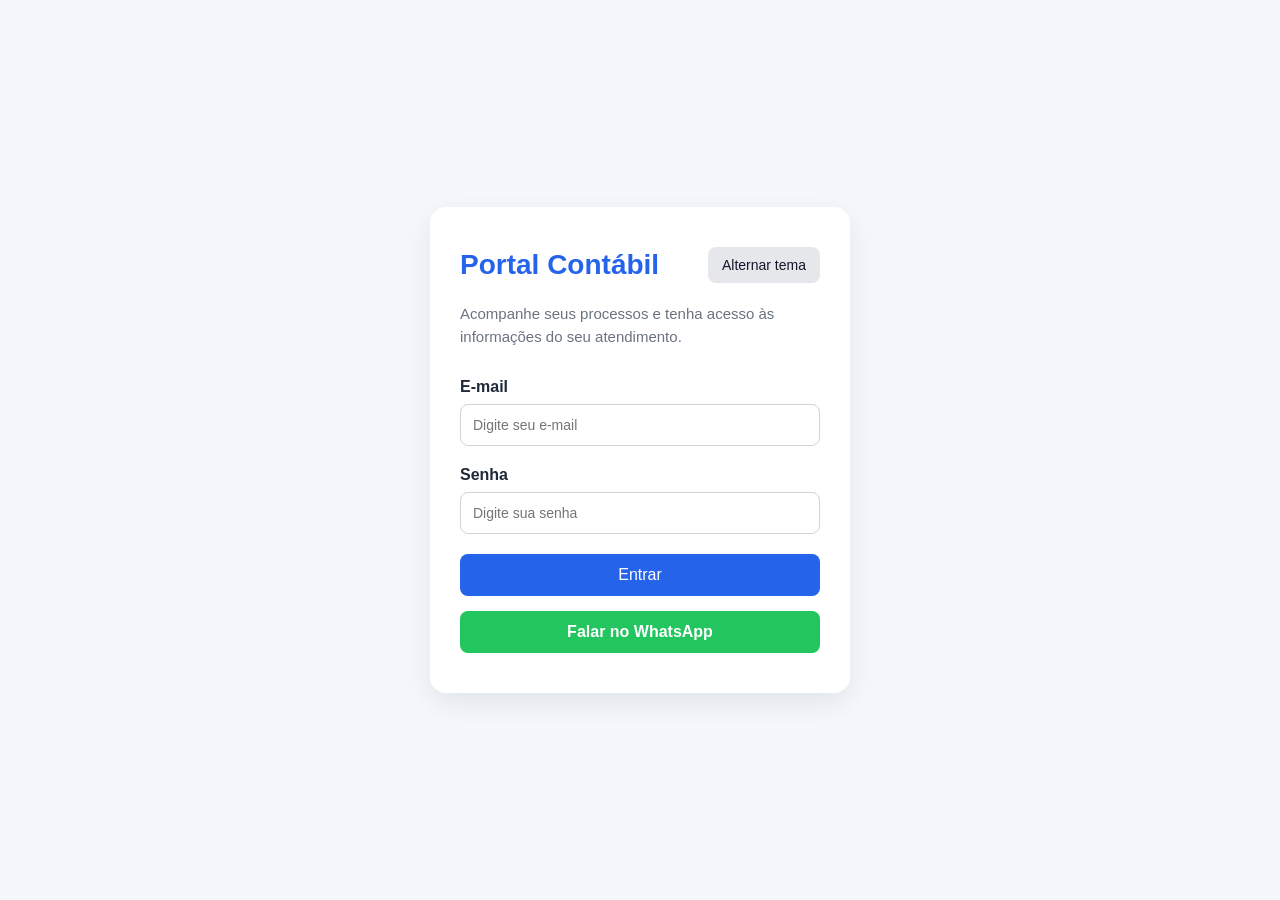
<file: index.html>
<!DOCTYPE html>
<html lang="pt-BR">
<head>
    <meta charset="UTF-8">
    <meta name="viewport" content="width=device-width, initial-scale=1.0">
    <title>Login | Portal Contábil</title>
    <link rel="stylesheet" href="css/login.css">
</head>
<body class="tema-claro">

    <main class="pagina-login">
        <section class="card-login" aria-labelledby="titulo-login">
            <header class="topo-card">
                <h1 id="titulo-login" class="logo-texto">Portal Contábil</h1>

                <button type="button" id="toggle-tema" class="btn-tema">
                    Alternar tema
                </button>
            </header>

            <p class="subtitulo">
                Acompanhe seus processos e tenha acesso às informações do seu atendimento.
            </p>

            <form id="form-login" class="form-login">
                <p class="campo">
                    <label for="email">E-mail</label>
                    <input type="email" id="email" name="email" placeholder="Digite seu e-mail" required>
                </p>

                <p class="campo">
                    <label for="senha">Senha</label>
                    <input type="password" id="senha" name="senha" placeholder="Digite sua senha" required>
                </p>

                <button type="submit" class="btn-entrar">Entrar</button>
            </form>

            <a href="https://wa.me/5511995734237" target="_blank" class="btn-whatsapp">
                Falar no WhatsApp
            </a>
        </section>
    </main>

    <script src="script.js"></script>
</body>
</html>
</file>
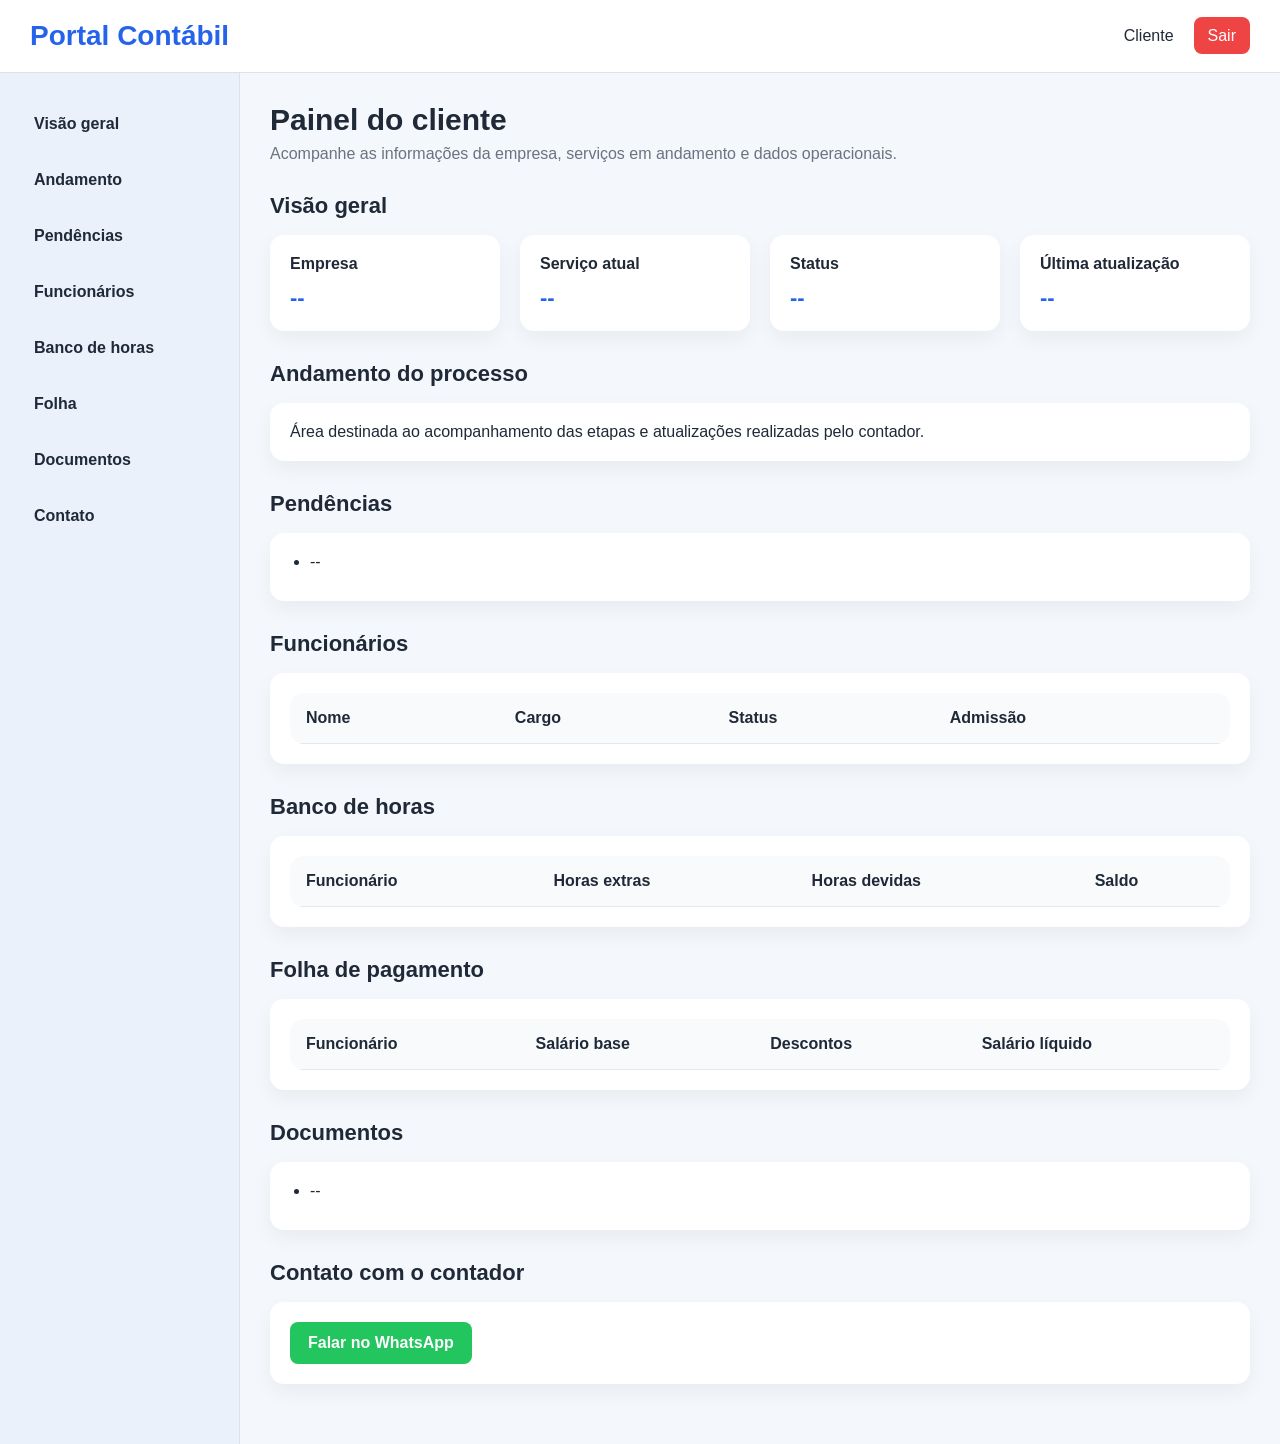
<file: pages/dashboardCliente.html>
<!DOCTYPE html>
<html lang="pt-BR">
<head>
    <meta charset="UTF-8">
    <meta name="viewport" content="width=device-width, initial-scale=1.0">
    <title>Dashboard do Cliente</title>
    <link rel="stylesheet" href="../css/cliente.css">
</head>
<body class="tema-claro">

    <header class="topo-dashboard">
        <h1 class="logo-texto">Portal Contábil</h1>

        <nav aria-label="Ações do cliente">
            <ul class="acoes-topo">
                <li><span>Cliente</span></li>
                <li><a href="index.html" class="btn-sair">Sair</a></li>
            </ul>
        </nav>
    </header>

    <main class="layout-dashboard">
        <aside class="menu-lateral">
            <nav aria-label="Menu principal do cliente">
                <ul class="menu-dashboard">
                    <li><a href="#visao-geral">Visão geral</a></li>
                    <li><a href="#andamento">Andamento</a></li>
                    <li><a href="#pendencias">Pendências</a></li>
                    <li><a href="#funcionarios">Funcionários</a></li>
                    <li><a href="#banco-horas">Banco de horas</a></li>
                    <li><a href="#folha">Folha</a></li>
                    <li><a href="#documentos">Documentos</a></li>
                    <li><a href="#contato">Contato</a></li>
                </ul>
            </nav>
        </aside>

        <section class="conteudo-dashboard" aria-labelledby="titulo-dashboard">
            <header class="cabecalho-conteudo">
                <h2 id="titulo-dashboard">Painel do cliente</h2>
                <p>Acompanhe as informações da empresa, serviços em andamento e dados operacionais.</p>
            </header>

            <section id="visao-geral" class="bloco-dashboard" aria-labelledby="titulo-visao-geral">
                <header class="topo-bloco">
                    <h3 id="titulo-visao-geral">Visão geral</h3>
                </header>

                <section class="cards-resumo">
                    <article class="card-resumo">
                        <h4>Empresa</h4>
                        <p>--</p>
                    </article>

                    <article class="card-resumo">
                        <h4>Serviço atual</h4>
                        <p>--</p>
                    </article>

                    <article class="card-resumo">
                        <h4>Status</h4>
                        <p>--</p>
                    </article>

                    <article class="card-resumo">
                        <h4>Última atualização</h4>
                        <p>--</p>
                    </article>
                </section>
            </section>

            <section id="andamento" class="bloco-dashboard" aria-labelledby="titulo-andamento">
                <header class="topo-bloco">
                    <h3 id="titulo-andamento">Andamento do processo</h3>
                </header>

                <article class="painel-conteudo">
                    <p>Área destinada ao acompanhamento das etapas e atualizações realizadas pelo contador.</p>
                </article>
            </section>

            <section id="pendencias" class="bloco-dashboard" aria-labelledby="titulo-pendencias">
                <header class="topo-bloco">
                    <h3 id="titulo-pendencias">Pendências</h3>
                </header>

                <article class="painel-conteudo">
                    <ul class="lista-painel">
                        <li>--</li>
                    </ul>
                </article>
            </section>

            <section id="funcionarios" class="bloco-dashboard" aria-labelledby="titulo-funcionarios">
                <header class="topo-bloco">
                    <h3 id="titulo-funcionarios">Funcionários</h3>
                </header>

                <article class="painel-conteudo">
                    <table class="tabela-dashboard">
                        <thead>
                            <tr>
                                <th>Nome</th>
                                <th>Cargo</th>
                                <th>Status</th>
                                <th>Admissão</th>
                            </tr>
                        </thead>
                        <tbody>
                            <!-- Dados virão do banco depois -->
                        </tbody>
                    </table>
                </article>
            </section>

            <section id="banco-horas" class="bloco-dashboard" aria-labelledby="titulo-banco-horas">
                <header class="topo-bloco">
                    <h3 id="titulo-banco-horas">Banco de horas</h3>
                </header>

                <article class="painel-conteudo">
                    <table class="tabela-dashboard">
                        <thead>
                            <tr>
                                <th>Funcionário</th>
                                <th>Horas extras</th>
                                <th>Horas devidas</th>
                                <th>Saldo</th>
                            </tr>
                        </thead>
                        <tbody>
                            <!-- Dados virão do banco depois -->
                        </tbody>
                    </table>
                </article>
            </section>

            <section id="folha" class="bloco-dashboard" aria-labelledby="titulo-folha">
                <header class="topo-bloco">
                    <h3 id="titulo-folha">Folha de pagamento</h3>
                </header>

                <article class="painel-conteudo">
                    <table class="tabela-dashboard">
                        <thead>
                            <tr>
                                <th>Funcionário</th>
                                <th>Salário base</th>
                                <th>Descontos</th>
                                <th>Salário líquido</th>
                            </tr>
                        </thead>
                        <tbody>
                            <!-- Dados virão do banco depois -->
                        </tbody>
                    </table>
                </article>
            </section>

            <section id="documentos" class="bloco-dashboard" aria-labelledby="titulo-documentos">
                <header class="topo-bloco">
                    <h3 id="titulo-documentos">Documentos</h3>
                </header>

                <article class="painel-conteudo">
                    <ul class="lista-painel">
                        <li>--</li>
                    </ul>
                </article>
            </section>

            <section id="contato" class="bloco-dashboard" aria-labelledby="titulo-contato">
                <header class="topo-bloco">
                    <h3 id="titulo-contato">Contato com o contador</h3>
                </header>

                <article class="painel-conteudo">
                    <a href="https://wa.me/5511999999999" target="_blank" class="btn-whatsapp">
                        Falar no WhatsApp
                    </a>
                </article>
            </section>
        </section>
    </main>

</body>
</html>
</file>
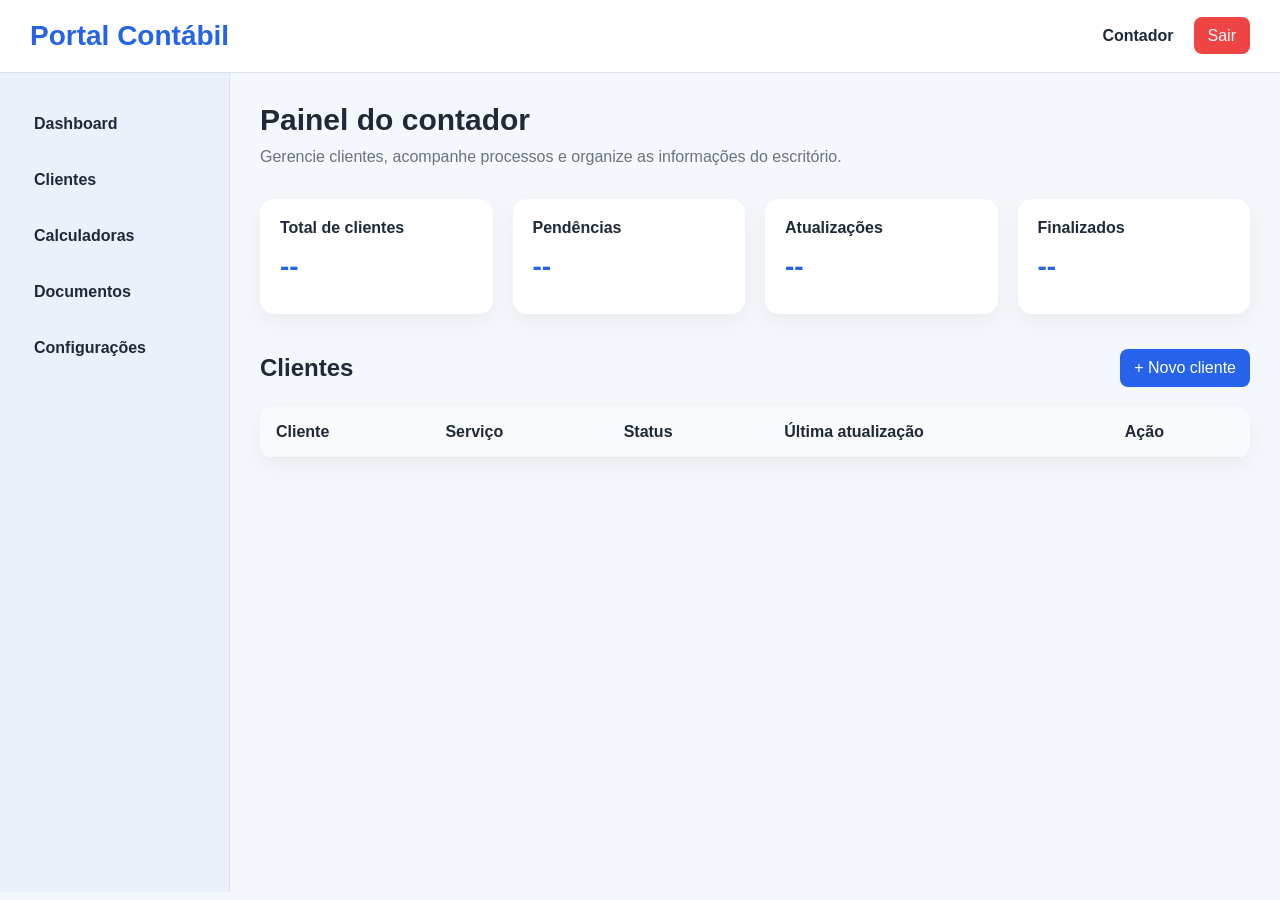
<file: pages/dashboardContador.html>
<!DOCTYPE html>
<html lang="pt-BR">
<head>
    <meta charset="UTF-8">
    <meta name="viewport" content="width=device-width, initial-scale=1.0">
    <title>Dashboard do Contador</title>
    <link rel="stylesheet" href= "../css/contador.css">
</head>
<body class="tema-claro">

    <header class="topo-dashboard">
        <h1 class="logo-texto">Portal Contábil</h1>

        <nav aria-label="Ações do usuário">
            <ul class="acoes-topo">
                <li><span>Contador</span></li>
                <li><a href="index.html" class="btn-sair">Sair</a></li>
            </ul>
        </nav>
    </header>

    <main class="layout-dashboard">
        <aside class="menu-lateral">
            <nav aria-label="Menu principal">
                <ul class="menu-dashboard">
                    <li><a href="#">Dashboard</a></li>
                    <li><a href="#">Clientes</a></li>
                    <li><a href="#">Calculadoras</a></li>
                    <li><a href="#">Documentos</a></li>
                    <li><a href="#">Configurações</a></li>
                </ul>
            </nav>
        </aside>

        <section class="conteudo-dashboard" aria-labelledby="titulo-dashboard">
            <header class="cabecalho-conteudo">
                <h2 id="titulo-dashboard">Painel do contador</h2>
                <p>Gerencie clientes, acompanhe processos e organize as informações do escritório.</p>
            </header>

            <section class="resumo-dashboard" aria-label="Resumo geral">
                <article class="card-resumo">
                    <h3>Total de clientes</h3>
                    <p>--</p>
                </article>

                <article class="card-resumo">
                    <h3>Pendências</h3>
                    <p>--</p>
                </article>

                <article class="card-resumo">
                    <h3>Atualizações</h3>
                    <p>--</p>
                </article>

                <article class="card-resumo">
                    <h3>Finalizados</h3>
                    <p>--</p>
                </article>
            </section>

            <section class="clientes" aria-labelledby="titulo-clientes">
                <header class="topo-clientes">
                    <h2 id="titulo-clientes">Clientes</h2>
                    <a href="#" class="btn-novo-cliente">+ Novo cliente</a>
                </header>

                <table class="tabela-clientes">
                    <thead>
                        <tr>
                            <th>Cliente</th>
                            <th>Serviço</th>
                            <th>Status</th>
                            <th>Última atualização</th>
                            <th>Ação</th>
                        </tr>
                    </thead>
                    <tbody>
                        <!-- dados do banco virão aqui depois -->
                    </tbody>
                </table>
            </section>
        </section>
    </main>

</body>
</html>
</file>
<file: css/login.css>
* {
    margin: 0;
    padding: 0;
    box-sizing: border-box;
}

body {
    font-family: Arial, sans-serif;
    transition: background-color 0.3s, color 0.3s;
}

body.tema-claro {
    background-color: #f4f7fb;
    color: #1f2937;
}

body.tema-escuro {
    background-color: #0f172a;
    color: #f8fafc;
}

.pagina-login {
    min-height: 100vh;
    display: flex;
    justify-content: center;
    align-items: center;
    padding: 20px;
}

.card-login {
    width: 100%;
    max-width: 420px;
    padding: 40px 30px;
    border-radius: 16px;
    transition: background-color 0.3s, color 0.3s;
}

body.tema-claro .card-login {
    background-color: #ffffff;
    box-shadow: 0 10px 30px rgba(0, 0, 0, 0.08);
}

body.tema-escuro .card-login {
    background-color: #1e293b;
    box-shadow: 0 10px 30px rgba(0, 0, 0, 0.25);
}

.topo-card {
    display: flex;
    justify-content: space-between;
    align-items: center;
    gap: 15px;
    margin-bottom: 20px;
}

.logo-texto {
    font-size: 28px;
    font-weight: bold;
    color: #2563eb;
}

.btn-tema {
    border: none;
    padding: 10px 14px;
    border-radius: 8px;
    cursor: pointer;
    font-size: 14px;
    transition: 0.3s;
}

body.tema-claro .btn-tema {
    background-color: #e5e7eb;
    color: #111827;
}

body.tema-escuro .btn-tema {
    background-color: #334155;
    color: #f8fafc;
}

.subtitulo {
    margin-bottom: 30px;
    font-size: 15px;
    line-height: 1.5;
}

body.tema-claro .subtitulo {
    color: #6b7280;
}

body.tema-escuro .subtitulo {
    color: #cbd5e1;
}

.form-login {
    text-align: left;
}

.campo {
    margin-bottom: 20px;
}

.campo label {
    display: block;
    margin-bottom: 8px;
    font-weight: bold;
}

.campo input {
    width: 100%;
    padding: 12px;
    border-radius: 8px;
    font-size: 14px;
    transition: 0.3s;
}

body.tema-claro .campo input {
    background-color: #ffffff;
    border: 1px solid #d1d5db;
    color: #111827;
}

body.tema-escuro .campo input {
    background-color: #0f172a;
    border: 1px solid #475569;
    color: #f8fafc;
}

.btn-entrar {
    width: 100%;
    padding: 12px;
    border: none;
    border-radius: 8px;
    background-color: #2563eb;
    color: white;
    font-size: 16px;
    cursor: pointer;
    margin-bottom: 15px;
    transition: 0.3s;
}

.btn-entrar:hover {
    background-color: #1d4ed8;
}

.btn-whatsapp {
    display: inline-block;
    width: 100%;
    text-align: center;
    padding: 12px;
    border-radius: 8px;
    background-color: #22c55e;
    color: white;
    text-decoration: none;
    font-weight: bold;
    transition: 0.3s;
}

.btn-whatsapp:hover {
    background-color: #16a34a;
}
</file>
<file: css/cliente.css>
* {
    margin: 0;
    padding: 0;
    box-sizing: border-box;
}

body {
    font-family: Arial, sans-serif;
    transition: background-color 0.3s, color 0.3s;
}

body.tema-claro {
    background-color: #f4f7fb;
    color: #1f2937;
}

body.tema-escuro {
    background-color: #0f172a;
    color: #f8fafc;
}

.logo-texto {
    font-size: 28px;
    font-weight: bold;
    color: #2563eb;
}

.topo-dashboard {
    display: flex;
    justify-content: space-between;
    align-items: center;
    padding: 20px 30px;
}

body.tema-claro .topo-dashboard {
    background-color: #ffffff;
    border-bottom: 1px solid #dbe2ea;
}

body.tema-escuro .topo-dashboard {
    background-color: #1e293b;
    border-bottom: 1px solid #334155;
}

.acoes-topo {
    display: flex;
    align-items: center;
    gap: 20px;
    list-style: none;
}

.btn-sair {
    text-decoration: none;
    background-color: #ef4444;
    color: white;
    padding: 10px 14px;
    border-radius: 8px;
    transition: 0.3s;
}

.btn-sair:hover {
    background-color: #dc2626;
}

.layout-dashboard {
    display: flex;
    min-height: calc(100vh - 81px);
}

.menu-lateral {
    width: 240px;
    padding: 30px 20px;
}

body.tema-claro .menu-lateral {
    background-color: #eaf1fb;
    border-right: 1px solid #dbe2ea;
}

body.tema-escuro .menu-lateral {
    background-color: #1e293b;
    border-right: 1px solid #334155;
}

.menu-dashboard {
    list-style: none;
}

.menu-dashboard li {
    margin-bottom: 14px;
}

.menu-dashboard a {
    display: block;
    text-decoration: none;
    font-weight: bold;
    padding: 12px 14px;
    border-radius: 8px;
    transition: 0.3s;
}

body.tema-claro .menu-dashboard a {
    color: #1f2937;
}

body.tema-claro .menu-dashboard a:hover {
    background-color: #dbeafe;
    color: #1d4ed8;
}

body.tema-escuro .menu-dashboard a {
    color: #f8fafc;
}

body.tema-escuro .menu-dashboard a:hover {
    background-color: #334155;
    color: #60a5fa;
}

.conteudo-dashboard {
    flex: 1;
    padding: 30px;
}

.cabecalho-conteudo {
    margin-bottom: 30px;
}

.cabecalho-conteudo h2 {
    font-size: 30px;
    margin-bottom: 8px;
}

body.tema-claro .cabecalho-conteudo p {
    color: #6b7280;
}

body.tema-escuro .cabecalho-conteudo p {
    color: #cbd5e1;
}

.bloco-dashboard {
    margin-bottom: 30px;
}

.topo-bloco {
    margin-bottom: 16px;
}

.topo-bloco h3 {
    font-size: 22px;
}

.cards-resumo {
    display: grid;
    grid-template-columns: repeat(4, 1fr);
    gap: 20px;
}

.card-resumo,
.painel-conteudo {
    border-radius: 14px;
    padding: 20px;
}

body.tema-claro .card-resumo,
body.tema-claro .painel-conteudo {
    background-color: #ffffff;
    box-shadow: 0 8px 20px rgba(0, 0, 0, 0.05);
}

body.tema-escuro .card-resumo,
body.tema-escuro .painel-conteudo {
    background-color: #1e293b;
    box-shadow: 0 8px 20px rgba(0, 0, 0, 0.25);
}

.card-resumo h4 {
    margin-bottom: 12px;
    font-size: 16px;
}

.card-resumo p {
    font-size: 22px;
    font-weight: bold;
    color: #2563eb;
}

.lista-painel {
    padding-left: 20px;
}

.lista-painel li {
    margin-bottom: 10px;
}

.tabela-dashboard {
    width: 100%;
    border-collapse: collapse;
    border-radius: 14px;
    overflow: hidden;
}

.tabela-dashboard th,
.tabela-dashboard td {
    text-align: left;
    padding: 16px;
}

body.tema-claro .tabela-dashboard th,
body.tema-claro .tabela-dashboard td {
    border-bottom: 1px solid #e5e7eb;
}

body.tema-escuro .tabela-dashboard th,
body.tema-escuro .tabela-dashboard td {
    border-bottom: 1px solid #334155;
}

body.tema-claro .tabela-dashboard th {
    background-color: #f8fafc;
}

body.tema-escuro .tabela-dashboard th {
    background-color: #0f172a;
}

.btn-whatsapp {
    display: inline-block;
    padding: 12px 18px;
    background-color: #22c55e;
    color: white;
    text-decoration: none;
    border-radius: 8px;
    font-weight: bold;
    transition: 0.3s;
}

.btn-whatsapp:hover {
    background-color: #16a34a;
}

@media (max-width: 1100px) {
    .cards-resumo {
        grid-template-columns: repeat(2, 1fr);
    }
}

@media (max-width: 900px) {
    .layout-dashboard {
        flex-direction: column;
    }

    .menu-lateral {
        width: 100%;
    }

    .menu-dashboard {
        display: flex;
        flex-wrap: wrap;
        gap: 10px;
    }

    .menu-dashboard li {
        margin-bottom: 0;
    }
}

@media (max-width: 700px) {
    .topo-dashboard {
        flex-direction: column;
        align-items: flex-start;
        gap: 15px;
    }

    .cards-resumo {
        grid-template-columns: 1fr;
    }

    .conteudo-dashboard {
        padding: 20px;
    }

    .tabela-dashboard {
        display: block;
        overflow-x: auto;
    }
}
</file>
<file: css/contador.css>
* {
    margin: 0;
    padding: 0;
    box-sizing: border-box;
}

body {
    font-family: Arial, sans-serif;
    transition: background-color 0.3s, color 0.3s;
}

body.tema-claro {
    background-color: #f4f7fb;
    color: #1f2937;
}

body.tema-escuro {
    background-color: #0f172a;
    color: #f8fafc;
}

.logo-texto {
    font-size: 28px;
    font-weight: bold;
    color: #2563eb;
}

.topo-dashboard {
    display: flex;
    justify-content: space-between;
    align-items: center;
    padding: 20px 30px;
    border-bottom: 1px solid #dbe2ea;
}

body.tema-claro .topo-dashboard {
    background-color: #ffffff;
    border-bottom: 1px solid #dbe2ea;
}

body.tema-escuro .topo-dashboard {
    background-color: #1e293b;
    border-bottom: 1px solid #334155;
}

.acoes-topo {
    display: flex;
    align-items: center;
    gap: 20px;
    list-style: none;
}

.acoes-topo span {
    font-weight: bold;
}

.btn-sair {
    text-decoration: none;
    background-color: #ef4444;
    color: white;
    padding: 10px 14px;
    border-radius: 8px;
    transition: 0.3s;
}

.btn-sair:hover {
    background-color: #dc2626;
}

.layout-dashboard {
    display: flex;
    min-height: calc(100vh - 81px);
}

.menu-lateral {
    width: 230px;
    padding: 30px 20px;
}

body.tema-claro .menu-lateral {
    background-color: #eaf1fb;
    border-right: 1px solid #dbe2ea;
}

body.tema-escuro .menu-lateral {
    background-color: #1e293b;
    border-right: 1px solid #334155;
}

.menu-dashboard {
    list-style: none;
}

.menu-dashboard li {
    margin-bottom: 14px;
}

.menu-dashboard a {
    display: block;
    text-decoration: none;
    font-weight: bold;
    padding: 12px 14px;
    border-radius: 8px;
    transition: 0.3s;
}

body.tema-claro .menu-dashboard a {
    color: #1f2937;
}

body.tema-claro .menu-dashboard a:hover {
    background-color: #dbeafe;
    color: #1d4ed8;
}

body.tema-escuro .menu-dashboard a {
    color: #f8fafc;
}

body.tema-escuro .menu-dashboard a:hover {
    background-color: #334155;
    color: #60a5fa;
}

.conteudo-dashboard {
    flex: 1;
    padding: 30px;
}

.cabecalho-conteudo {
    margin-bottom: 30px;
}

.cabecalho-conteudo h2 {
    margin-bottom: 8px;
    font-size: 30px;
}

.cabecalho-conteudo p {
    line-height: 1.5;
}

body.tema-claro .cabecalho-conteudo p {
    color: #6b7280;
}

body.tema-escuro .cabecalho-conteudo p {
    color: #cbd5e1;
}

.resumo-dashboard {
    display: grid;
    grid-template-columns: repeat(4, 1fr);
    gap: 20px;
    margin-bottom: 35px;
}

.card-resumo {
    padding: 20px;
    border-radius: 14px;
    min-height: 115px;
    transition: 0.3s;
}

body.tema-claro .card-resumo {
    background-color: #ffffff;
    box-shadow: 0 8px 20px rgba(0, 0, 0, 0.05);
}

body.tema-escuro .card-resumo {
    background-color: #1e293b;
    box-shadow: 0 8px 20px rgba(0, 0, 0, 0.25);
}

.card-resumo h3 {
    font-size: 16px;
    margin-bottom: 14px;
}

.card-resumo p {
    font-size: 28px;
    font-weight: bold;
    color: #2563eb;
}

.topo-clientes {
    display: flex;
    justify-content: space-between;
    align-items: center;
    margin-bottom: 20px;
}

.topo-clientes h2 {
    font-size: 24px;
}

.btn-novo-cliente {
    text-decoration: none;
    background-color: #2563eb;
    color: white;
    padding: 10px 14px;
    border-radius: 8px;
    transition: 0.3s;
}

.btn-novo-cliente:hover {
    background-color: #1d4ed8;
}

.tabela-clientes {
    width: 100%;
    border-collapse: collapse;
    border-radius: 14px;
    overflow: hidden;
}

body.tema-claro .tabela-clientes {
    background-color: #ffffff;
    box-shadow: 0 8px 20px rgba(0, 0, 0, 0.05);
}

body.tema-escuro .tabela-clientes {
    background-color: #1e293b;
    box-shadow: 0 8px 20px rgba(0, 0, 0, 0.25);
}

.tabela-clientes th,
.tabela-clientes td {
    padding: 16px;
    text-align: left;
}

body.tema-claro .tabela-clientes th,
body.tema-claro .tabela-clientes td {
    border-bottom: 1px solid #e5e7eb;
}

body.tema-escuro .tabela-clientes th,
body.tema-escuro .tabela-clientes td {
    border-bottom: 1px solid #334155;
}

body.tema-claro .tabela-clientes th {
    background-color: #f8fafc;
}

body.tema-escuro .tabela-clientes th {
    background-color: #0f172a;
}

.btn-ver {
    text-decoration: none;
    background-color: #22c55e;
    color: white;
    padding: 8px 12px;
    border-radius: 8px;
    transition: 0.3s;
}

.btn-ver:hover {
    background-color: #16a34a;
}

@media (max-width: 1100px) {
    .resumo-dashboard {
        grid-template-columns: repeat(2, 1fr);
    }
}

@media (max-width: 900px) {
    .layout-dashboard {
        flex-direction: column;
    }

    .menu-lateral {
        width: 100%;
    }

    .menu-dashboard {
        display: flex;
        flex-wrap: wrap;
        gap: 10px;
    }

    .menu-dashboard li {
        margin-bottom: 0;
    }
}

@media (max-width: 700px) {
    .topo-dashboard {
        flex-direction: column;
        align-items: flex-start;
        gap: 15px;
    }

    .acoes-topo {
        flex-wrap: wrap;
    }

    .resumo-dashboard {
        grid-template-columns: 1fr;
    }

    .topo-clientes {
        flex-direction: column;
        align-items: flex-start;
        gap: 12px;
    }

    .conteudo-dashboard {
        padding: 20px;
    }

    .tabela-clientes {
        display: block;
        overflow-x: auto;
    }
}
</file>
